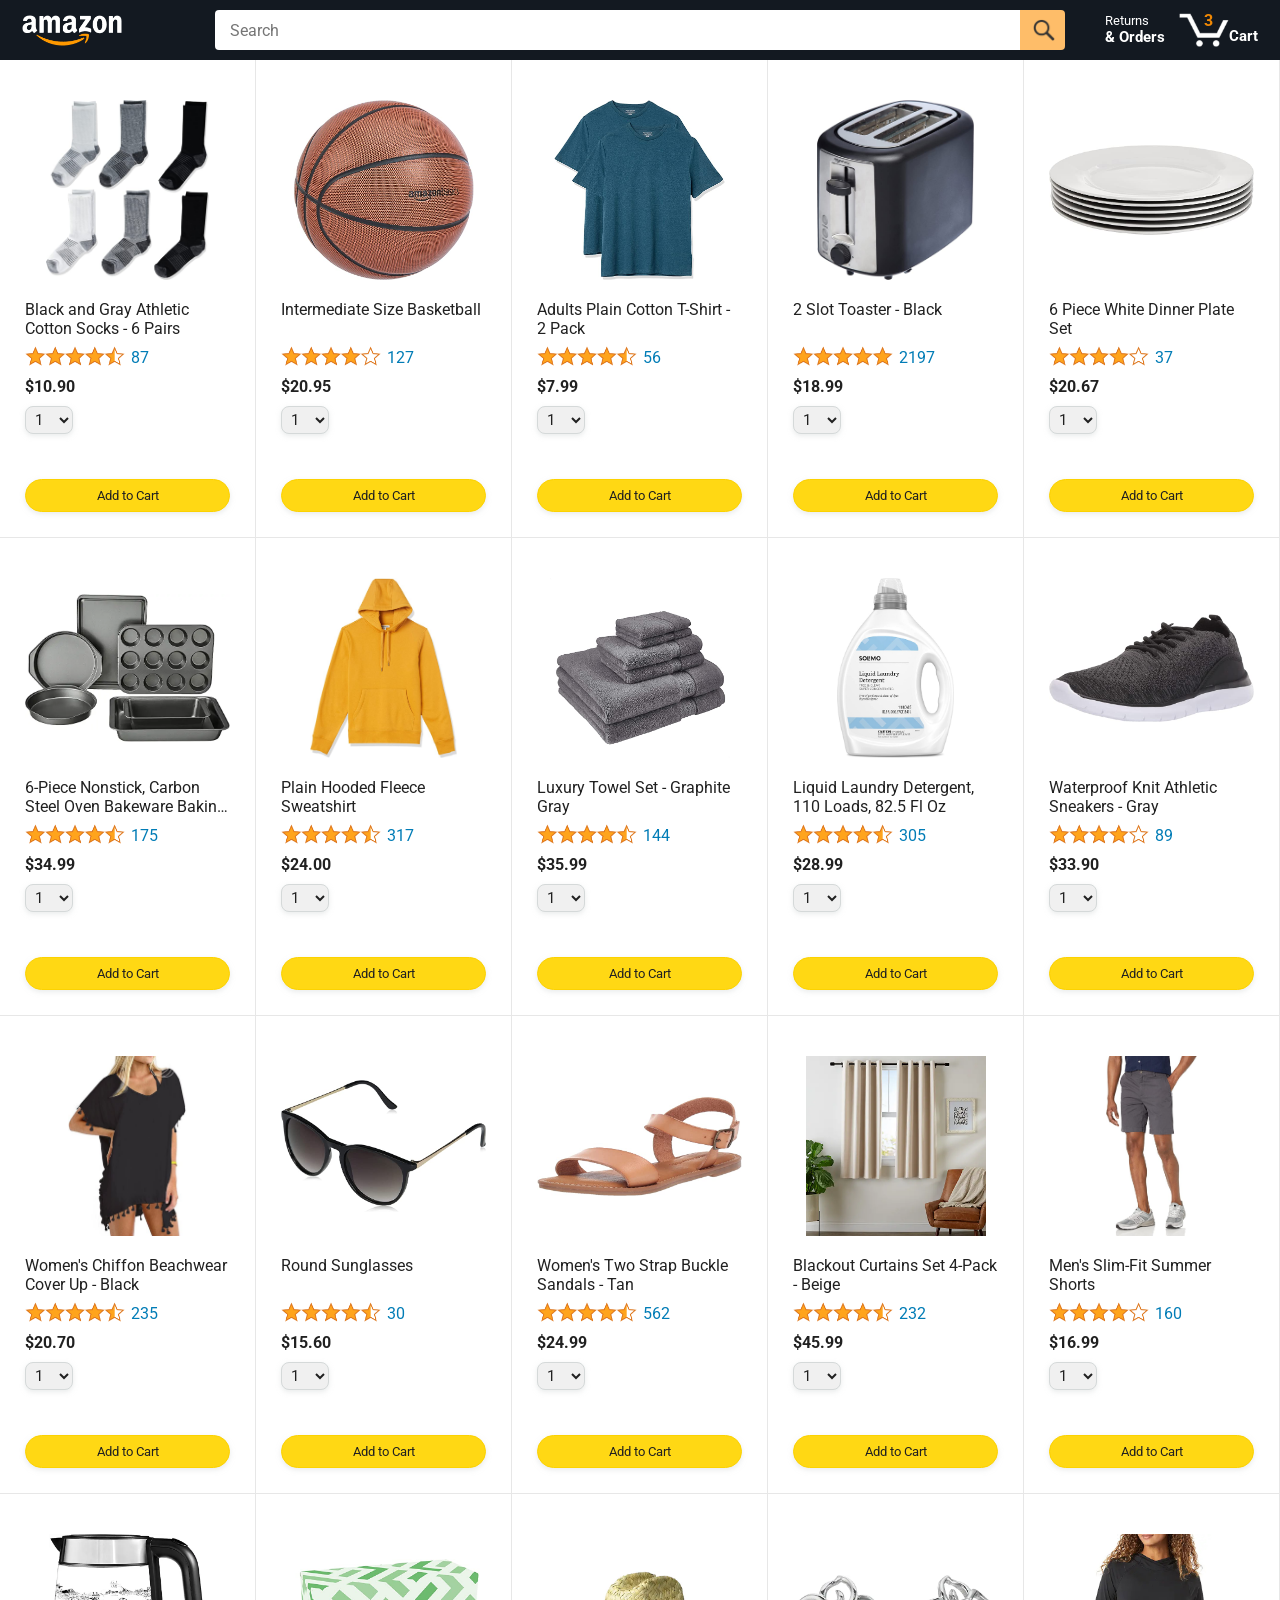
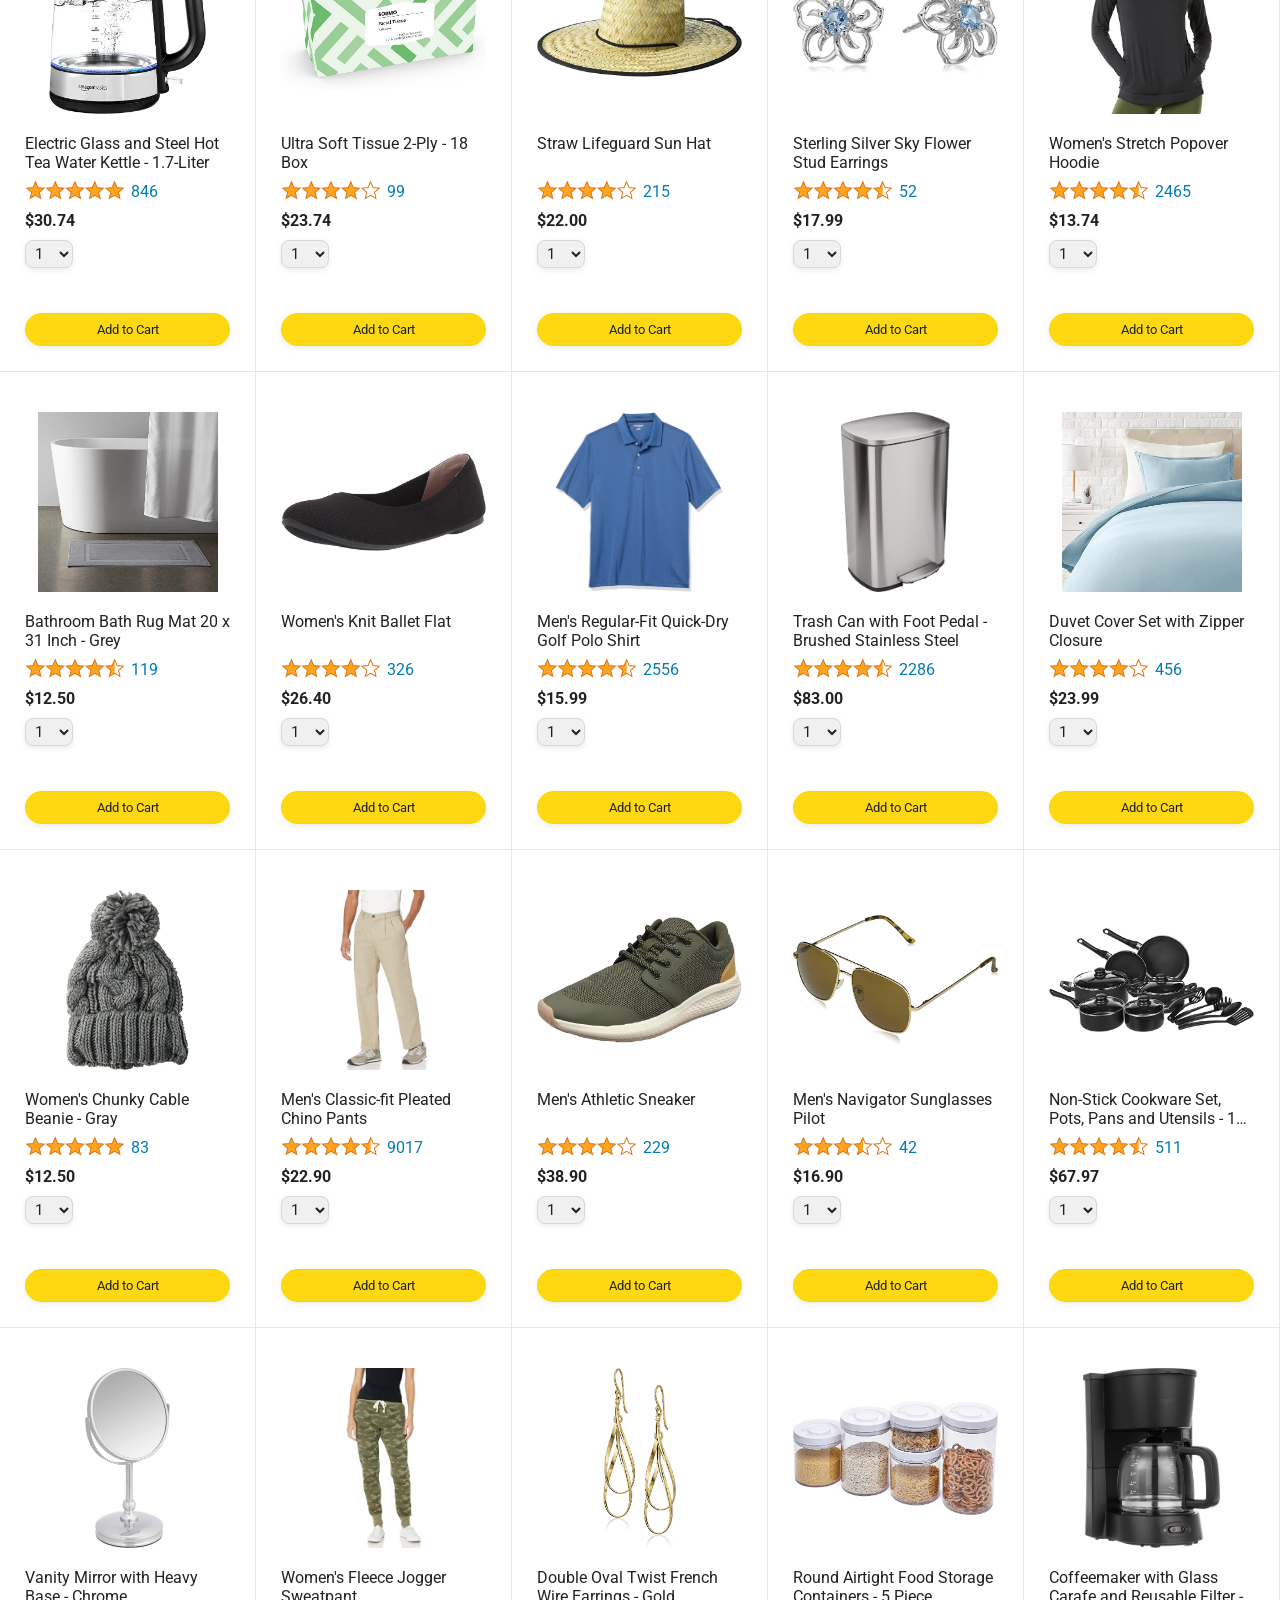
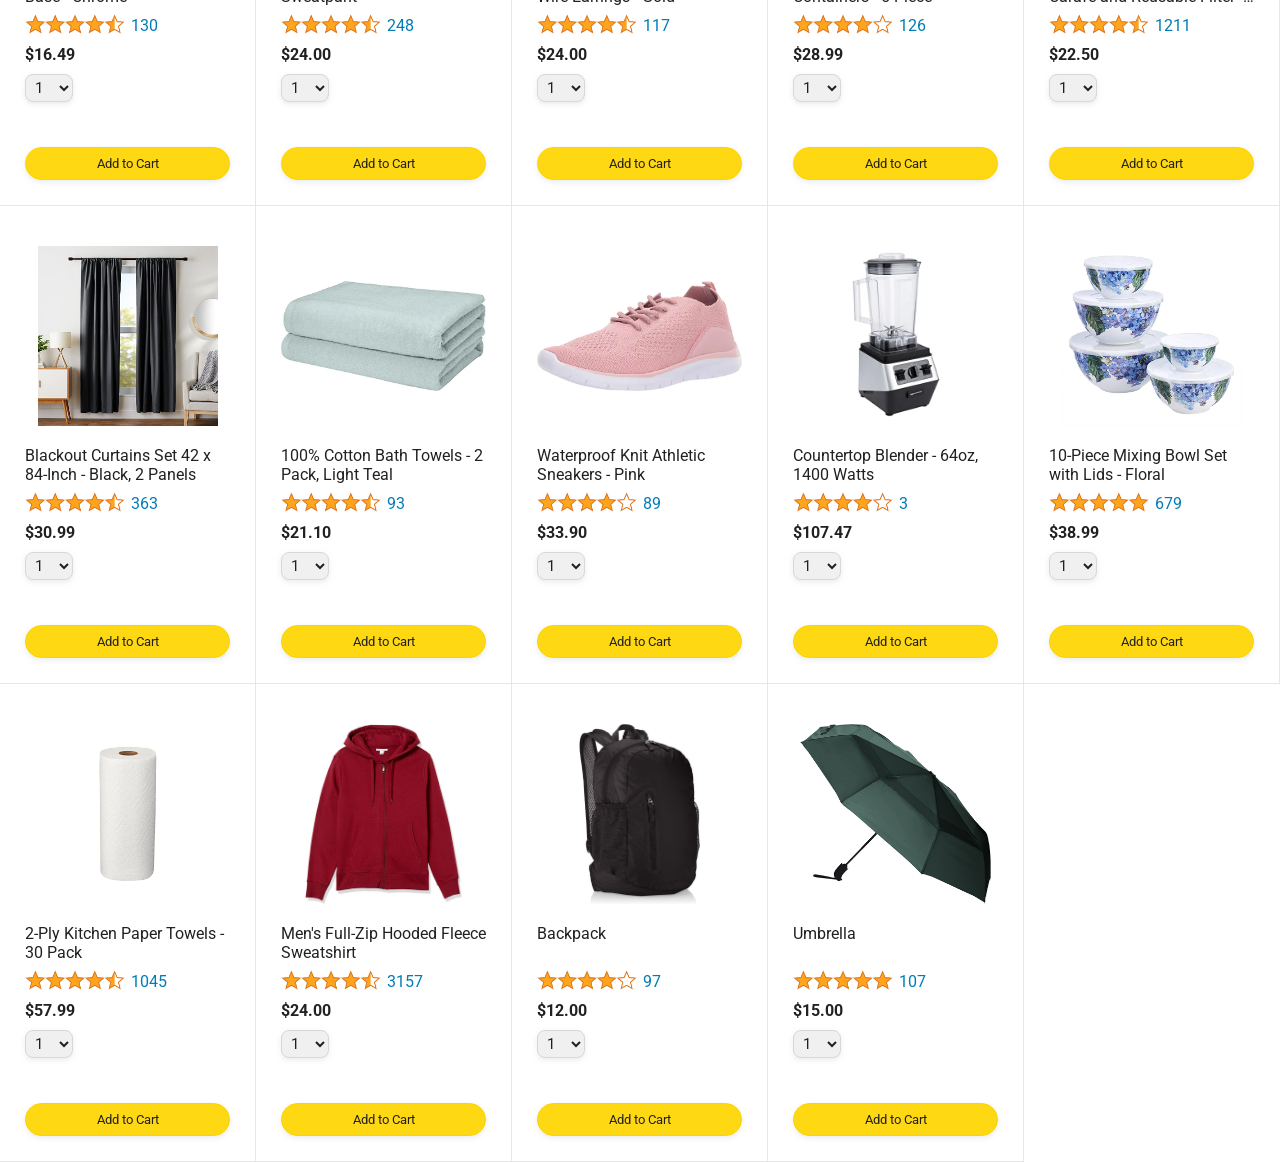
<file: index.html>
<!DOCTYPE html>
<html>
  <head>
    <title>Amazon Project</title>

    <!-- This code is needed for responsive design to work.
      (Responsive design = make the website look good on
      smaller screen sizes like a phone or a tablet). -->
    <meta name="viewport" content="width=device-width, initial-scale=1" />

    <!-- Load a font called Roboto from Google Fonts. -->
    <link rel="preconnect" href="https://fonts.googleapis.com" />
    <link rel="preconnect" href="https://fonts.gstatic.com" crossorigin />
    <link
      href="https://fonts.googleapis.com/css2?family=Roboto:wght@400;500;700&display=swap"
      rel="stylesheet"
    />

    <!-- Here are the CSS files for this page. -->
    <link rel="stylesheet" href="styles/shared/general.css" />
    <link rel="stylesheet" href="styles/shared/amazon-header.css" />
    <link rel="stylesheet" href="styles/pages/amazon.css" />
  </head>
  <body>
    <div class="amazon-header">
      <div class="amazon-header-left-section">
        <a href="index.html" class="header-link">
          <img class="amazon-logo" src="images/amazon-logo-white.png" />
          <img
            class="amazon-mobile-logo"
            src="images/amazon-mobile-logo-white.png"
          />
        </a>
      </div>

      <div class="amazon-header-middle-section">
        <input class="search-bar" type="text" placeholder="Search" />

        <button class="search-button">
          <img class="search-icon" src="images/icons/search-icon.png" />
        </button>
      </div>

      <div class="amazon-header-right-section">
        <a class="orders-link header-link" href="orders.html">
          <span class="returns-text">Returns</span>
          <span class="orders-text">& Orders</span>
        </a>

        <a class="cart-link header-link" href="checkout.html">
          <img class="cart-icon" src="images/icons/cart-icon.png" />
          <div class="cart-quantity js-cart-quantity"></div>
          <div class="cart-text">Cart</div>
        </a>
      </div>
    </div>

    <div class="main">
      <div class="products-grid js-products-grid"></div>
    </div>

    <script type="module" src="scripts/amazon.js"></script>
  </body>
</html>
</file>
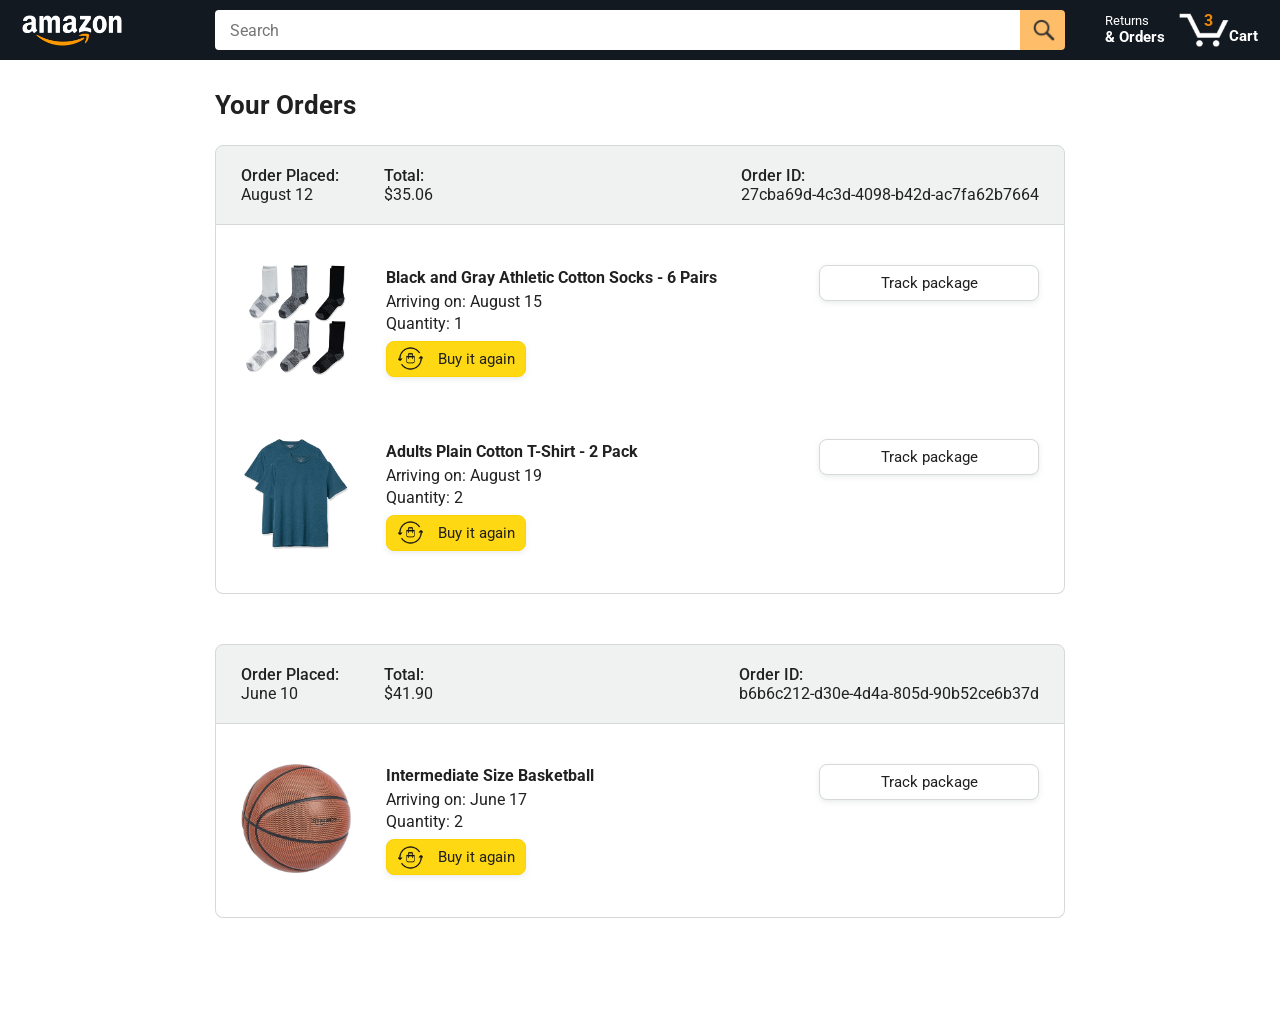
<file: orders.html>
<!DOCTYPE html>
<html>
  <head>
    <title>Orders</title>

    <!-- This code is needed for responsive design to work.
      (Responsive design = make the website look good on
      smaller screen sizes like a phone or a tablet). -->
    <meta name="viewport" content="width=device-width, initial-scale=1">

    <!-- Load a font called Roboto from Google Fonts. -->
    <link rel="preconnect" href="https://fonts.googleapis.com">
    <link rel="preconnect" href="https://fonts.gstatic.com" crossorigin>
    <link href="https://fonts.googleapis.com/css2?family=Roboto:wght@400;500;700&display=swap" rel="stylesheet">

    <!-- Here are the CSS files for this page. -->
    <link rel="stylesheet" href="styles/shared/general.css">
    <link rel="stylesheet" href="styles/shared/amazon-header.css">
    <link rel="stylesheet" href="styles/pages/orders.css">
  </head>
  <body>
    <div class="amazon-header">
      <div class="amazon-header-left-section">
        <a href="amazon.html" class="header-link">
          <img class="amazon-logo"
            src="images/amazon-logo-white.png">
          <img class="amazon-mobile-logo"
            src="images/amazon-mobile-logo-white.png">
        </a>
      </div>

      <div class="amazon-header-middle-section">
        <input class="search-bar" type="text" placeholder="Search">

        <button class="search-button">
          <img class="search-icon" src="images/icons/search-icon.png">
        </button>
      </div>

      <div class="amazon-header-right-section">
        <a class="orders-link header-link" href="orders.html">
          <span class="returns-text">Returns</span>
          <span class="orders-text">& Orders</span>
        </a>

        <a class="cart-link header-link" href="checkout.html">
          <img class="cart-icon" src="images/icons/cart-icon.png">
          <div class="cart-quantity">3</div>
          <div class="cart-text">Cart</div>
        </a>
      </div>
    </div>

    <div class="main">
      <div class="page-title">Your Orders</div>

      <div class="orders-grid">
        <div class="order-container">
          
          <div class="order-header">
            <div class="order-header-left-section">
              <div class="order-date">
                <div class="order-header-label">Order Placed:</div>
                <div>August 12</div>
              </div>
              <div class="order-total">
                <div class="order-header-label">Total:</div>
                <div>$35.06</div>
              </div>
            </div>

            <div class="order-header-right-section">
              <div class="order-header-label">Order ID:</div>
              <div>27cba69d-4c3d-4098-b42d-ac7fa62b7664</div>
            </div>
          </div>

          <div class="order-details-grid">
            <div class="product-image-container">
              <img src="images/products/athletic-cotton-socks-6-pairs.jpg">
            </div>

            <div class="product-details">
              <div class="product-name">
                Black and Gray Athletic Cotton Socks - 6 Pairs
              </div>
              <div class="product-delivery-date">
                Arriving on: August 15
              </div>
              <div class="product-quantity">
                Quantity: 1
              </div>
              <button class="buy-again-button button-primary">
                <img class="buy-again-icon" src="images/icons/buy-again.png">
                <span class="buy-again-message">Buy it again</span>
              </button>
            </div>

            <div class="product-actions">
              <a href="tracking.html">
                <button class="track-package-button button-secondary">
                  Track package
                </button>
              </a>
            </div>

            <div class="product-image-container">
              <img src="images/products/adults-plain-cotton-tshirt-2-pack-teal.jpg">
            </div>

            <div class="product-details">
              <div class="product-name">
                Adults Plain Cotton T-Shirt - 2 Pack
              </div>
              <div class="product-delivery-date">
                Arriving on: August 19
              </div>
              <div class="product-quantity">
                Quantity: 2
              </div>
              <button class="buy-again-button button-primary">
                <img class="buy-again-icon" src="images/icons/buy-again.png">
                <span class="buy-again-message">Buy it again</span>
              </button>
            </div>

            <div class="product-actions">
              <a href="tracking.html">
                <button class="track-package-button button-secondary">
                  Track package
                </button>
              </a>
            </div>
          </div>
        </div>

        <div class="order-container">

          <div class="order-header">
            <div class="order-header-left-section">
              <div class="order-date">
                <div class="order-header-label">Order Placed:</div>
                <div>June 10</div>
              </div>
              <div class="order-total">
                <div class="order-header-label">Total:</div>
                <div>$41.90</div>
              </div>
            </div>

            <div class="order-header-right-section">
              <div class="order-header-label">Order ID:</div>
              <div>b6b6c212-d30e-4d4a-805d-90b52ce6b37d</div>
            </div>
          </div>

          <div class="order-details-grid">
            <div class="product-image-container">
              <img src="images/products/intermediate-composite-basketball.jpg">
            </div>

            <div class="product-details">
              <div class="product-name">
                Intermediate Size Basketball
              </div>
              <div class="product-delivery-date">
                Arriving on: June 17
              </div>
              <div class="product-quantity">
                Quantity: 2
              </div>
              <button class="buy-again-button button-primary">
                <img class="buy-again-icon" src="images/icons/buy-again.png">
                <span class="buy-again-message">Buy it again</span>
              </button>
            </div>

            <div class="product-actions">
              <a href="tracking.html">
                <button class="track-package-button button-secondary">
                  Track package
                </button>
              </a>
            </div>
          </div>
        </div>
      </div>
    </div>
  </body>
</html>
</file>
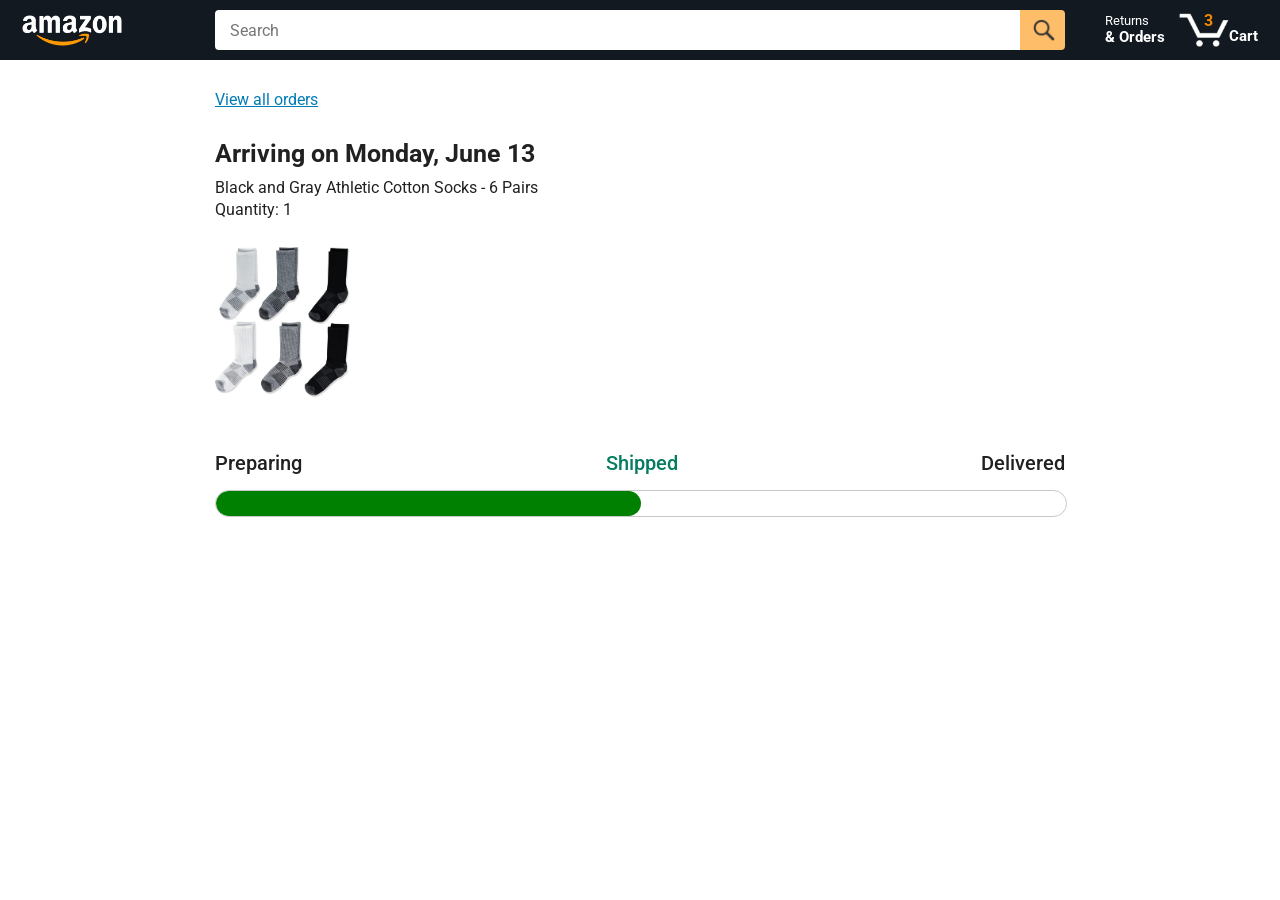
<file: tracking.html>
<!DOCTYPE html>
<html>
  <head>
    <title>Tracking</title>

    <!-- This code is needed for responsive design to work.
      (Responsive design = make the website look good on
      smaller screen sizes like a phone or a tablet). -->
    <meta name="viewport" content="width=device-width, initial-scale=1">

    <!-- Load a font called Roboto from Google Fonts. -->
    <link rel="preconnect" href="https://fonts.googleapis.com">
    <link rel="preconnect" href="https://fonts.gstatic.com" crossorigin>
    <link href="https://fonts.googleapis.com/css2?family=Roboto:wght@400;500;700&display=swap" rel="stylesheet">

    <!-- Here are the CSS files for this page. -->
    <link rel="stylesheet" href="styles/shared/general.css">
    <link rel="stylesheet" href="styles/shared/amazon-header.css">
    <link rel="stylesheet" href="styles/pages/tracking.css">
  </head>
  <body>
    <div class="amazon-header">
      <div class="amazon-header-left-section">
        <a href="amazon.html" class="header-link">
          <img class="amazon-logo"
            src="images/amazon-logo-white.png">
          <img class="amazon-mobile-logo"
            src="images/amazon-mobile-logo-white.png">
        </a>
      </div>

      <div class="amazon-header-middle-section">
        <input class="search-bar" type="text" placeholder="Search">

        <button class="search-button">
          <img class="search-icon" src="images/icons/search-icon.png">
        </button>
      </div>

      <div class="amazon-header-right-section">
        <a class="orders-link header-link" href="orders.html">
          <span class="returns-text">Returns</span>
          <span class="orders-text">& Orders</span>
        </a>

        <a class="cart-link header-link" href="checkout.html">
          <img class="cart-icon" src="images/icons/cart-icon.png">
          <div class="cart-quantity">3</div>
          <div class="cart-text">Cart</div>
        </a>
      </div>
    </div>

    <div class="main">
      <div class="order-tracking">
        <a class="back-to-orders-link link-primary" href="orders.html">
          View all orders
        </a>

        <div class="delivery-date">
          Arriving on Monday, June 13
        </div>

        <div class="product-info">
          Black and Gray Athletic Cotton Socks - 6 Pairs
        </div>

        <div class="product-info">
          Quantity: 1
        </div>

        <img class="product-image" src="images/products/athletic-cotton-socks-6-pairs.jpg">

        <div class="progress-labels-container">
          <div class="progress-label">
            Preparing
          </div>
          <div class="progress-label current-status">
            Shipped
          </div>
          <div class="progress-label">
            Delivered
          </div>
        </div>

        <div class="progress-bar-container">
          <div class="progress-bar"></div>
        </div>
      </div>
    </div>
  </body>
</html>
</file>
<file: styles/shared/general.css>
body {
  font-family: Roboto, Arial;
  color: rgb(33, 33, 33);
  /* The <body> element has a default margin of 8px
     on all sides. This removes the default margins. */
  margin: 0;
}

/* <p> elements have a default margin on the top
   and bottom. This removes the default margins. */
p {
  margin: 0;
}

button {
  cursor: pointer;
}

select {
  cursor: pointer;
}

input, select, button {
  font-family: Roboto, Arial;
}

.button-primary {
  color: rgb(33, 33, 33);
  background-color: rgb(255, 216, 20);
  border: 1px solid rgb(252, 210, 0);
  border-radius: 8px;
  cursor: pointer;
  box-shadow: 0 2px 5px rgba(213, 217, 217, 0.5);
}

.button-primary:hover {
  background-color: rgb(247, 202, 0);
  border: 1px solid rgb(242, 194, 0);
}

.button-primary:active {
  background: rgb(255, 216, 20);
  border-color: rgb(252, 210, 0);
  box-shadow: none;
}

.button-secondary {
  color: rgb(33, 33, 33);
  background: white;
  border: 1px solid rgb(213, 217, 217);
  border-radius: 8px;
  cursor: pointer;
  box-shadow: 0 2px 5px rgba(213, 217, 217, 0.5);
}

.button-secondary:hover {
  background-color: rgb(247, 250, 250);
}

.button-secondary:active {
  background-color: rgb(237, 253, 255);
  box-shadow: none;
}

/* These styles will limit text to 2 lines. Anything
   beyond 2 lines will be replaced with "..."
   You can find this code by using an A.I. tool or by
   searching in Google.
   https://css-tricks.com/almanac/properties/l/line-clamp/ */
.limit-text-to-2-lines {
  display: -webkit-box;
  -webkit-line-clamp: 2;
  -webkit-box-orient: vertical;
  overflow: hidden;
}

.link-primary {
  color: rgb(1, 124, 182);
  cursor: pointer;
}

.link-primary:hover {
  color: rgb(196, 80, 0);
}

/* Styles for dropdown selectors. */
select {
  color: rgb(33, 33, 33);
  background-color: rgb(240, 240, 240);
  border: 1px solid rgb(213, 217, 217);
  border-radius: 8px;
  padding: 3px 5px;
  font-size: 15px;
  cursor: pointer;
  box-shadow: 0 2px 5px rgba(213, 217, 217, 0.5);
}

select:focus,
input:focus {
  outline: 2px solid rgb(255, 153, 0);
}
</file>
<file: styles/shared/amazon-header.css>
.amazon-header {
  background-color: rgb(19, 25, 33);
  color: white;
  padding-left: 15px;
  padding-right: 15px;

  display: flex;
  align-items: center;
  justify-content: space-between;

  position: fixed;
  top: 0;
  left: 0;
  right: 0;
  height: 60px;
}

.amazon-header-left-section {
  width: 180px;
}

@media (max-width: 800px) {
  .amazon-header-left-section {
    width: unset;
  }
}

.header-link {
  display: inline-block;
  padding: 6px;
  border-radius: 2px;
  cursor: pointer;
  text-decoration: none;
  border: 1px solid rgba(0, 0, 0, 0);
}

.header-link:hover {
  border: 1px solid white;
}

.amazon-logo {
  width: 100px;
  margin-top: 5px;
}

.amazon-mobile-logo {
  display: none;
}

@media (max-width: 575px) {
  .amazon-logo {
    display: none;
  }

  .amazon-mobile-logo {
    display: block;
    height: 35px;
    margin-top: 5px;
  }
}

.amazon-header-middle-section {
  flex: 1;
  max-width: 850px;
  margin-left: 10px;
  margin-right: 10px;
  display: flex;
}

.search-bar {
  flex: 1;
  width: 0;
  font-size: 16px;
  height: 38px;
  padding-left: 15px;
  border: none;
  border-top-left-radius: 4px;
  border-bottom-left-radius: 4px;
  border-top-right-radius: 0;
  border-bottom-right-radius: 0;
}

.search-button {
  background-color: rgb(254, 189, 105);
  border: none;
  width: 45px;
  height: 40px;
  border-top-right-radius: 4px;
  border-bottom-right-radius: 4px;
  flex-shrink: 0;
}

.search-icon {
  height: 22px;
  margin-left: 2px;
  margin-top: 3px;
}

.amazon-header-right-section {
  width: 180px;
  flex-shrink: 0;
  display: flex;
  justify-content: end;
}

.orders-link {
  color: white;
}

.returns-text {
  display: block;
  font-size: 13px;
}

.orders-text {
  display: block;
  font-size: 15px;
  font-weight: 700;
}

.cart-link {
  color: white;
  display: flex;
  align-items: center;
  position: relative;
}

.cart-icon {
  width: 50px;
}

.cart-text {
  margin-top: 12px;
  font-size: 15px;
  font-weight: 700;
}

.cart-quantity {
  color: rgb(240, 136, 4);
  font-size: 16px;
  font-weight: 700;

  position: absolute;
  top: 4px;
  left: 22px;
  
  width: 26px;
  text-align: center;
}
</file>
<file: styles/pages/amazon.css>
.main {
  margin-top: 60px;
}

.products-grid {
  display: grid;

  /* - In CSS Grid, 1fr means a column will take up the
       remaining space in the grid.
     - If we write 1fr 1fr ... 1fr; 8 times, this will
       divide the grid into 8 columns, each taking up an
       equal amount of the space.
     - repeat(8, 1fr); is a shortcut for repeating "1fr"
       8 times (instead of typing out "1fr" 8 times).
       repeat(...) is a special property that works with
       display: grid; */
  grid-template-columns: repeat(8, 1fr);
}

/* @media is used to create responsive design (making the
   website look good on any screen size). This @media
   means when the screen width is 2000px or less, we
   will divide the grid into 7 columns instead of 8. */
@media (max-width: 2000px) {
  .products-grid {
    grid-template-columns: repeat(7, 1fr);
  }
}

/* This @media means when the screen width is 1600px or
   less, we will divide the grid into 6 columns. */
@media (max-width: 1600px) {
  .products-grid {
    grid-template-columns: repeat(6, 1fr);
  }
}

@media (max-width: 1300px) {
  .products-grid {
    grid-template-columns: repeat(5, 1fr);
  }
}

@media (max-width: 1000px) {
  .products-grid {
    grid-template-columns: repeat(4, 1fr);
  }
}

@media (max-width: 800px) {
  .products-grid {
    grid-template-columns: repeat(3, 1fr);
  }
}

@media (max-width: 575px) {
  .products-grid {
    grid-template-columns: repeat(2, 1fr);
  }
}

@media (max-width: 450px) {
  .products-grid {
    grid-template-columns: 1fr;
  }
}

.product-container {
  padding-top: 40px;
  padding-bottom: 25px;
  padding-left: 25px;
  padding-right: 25px;

  border-right: 1px solid rgb(231, 231, 231);
  border-bottom: 1px solid rgb(231, 231, 231);

  display: flex;
  flex-direction: column;
}

.product-image-container {
  display: flex;
  justify-content: center;
  align-items: center;

  height: 180px;
  margin-bottom: 20px;
}

.product-image {
  /* Images will overflow their container by default. To
    prevent this, we set max-width and max-height to 100%
    so they stay inside their container. */
  max-width: 100%;
  max-height: 100%;
}

.product-name {
  height: 40px;
  margin-bottom: 5px;
}

.product-rating-container {
  display: flex;
  align-items: center;
  margin-bottom: 10px;
}

.product-rating-stars {
  width: 100px;
  margin-right: 6px;
}

.product-rating-count {
  color: rgb(1, 124, 182);
  cursor: pointer;
  margin-top: 3px;
}

.product-price {
  font-weight: 700;
  margin-bottom: 10px;
}

.product-quantity-container {
  margin-bottom: 17px;
}

.product-spacer {
  flex: 1;
}

.added-to-cart {
  color: rgb(6, 125, 98);
  font-size: 16px;

  display: flex;
  align-items: center;
  margin-bottom: 8px;

  /* At first, the "Added to cart" message will
     be invisible. Use JavaScript to change the
     opacity and make it visible. */
  opacity: 0;
}

.added-to-cart img {
  height: 20px;
  margin-right: 5px;
}

.add-to-cart-button {
  width: 100%;
  padding: 8px;
  border-radius: 50px;
}
</file>
<file: styles/pages/orders.css>
.main {
  max-width: 850px;
  margin-top: 90px;
  margin-bottom: 100px;
  padding-left: 20px;
  padding-right: 20px;

  /* margin-left: auto;
     margin-right auto;
     Is a trick for centering an element horizontally
     without needing a container. */
  margin-left: auto;
  margin-right: auto;
}

.page-title {
  font-weight: 700;
  font-size: 26px;
  margin-bottom: 25px;
}

.orders-grid {
  display: grid;
  grid-template-columns: 1fr;
  row-gap: 50px;
}

.order-header {
  background-color: rgb(240, 242, 242);
  border: 1px solid rgb(213, 217, 217);

  display: flex;
  align-items: center;
  justify-content: space-between;

  padding: 20px 25px;
  border-top-left-radius: 8px;
  border-top-right-radius: 8px;
}

.order-header-left-section {
  display: flex;
  flex-shrink: 0;
}

.order-header-label {
  font-weight: 500;
}

.order-date,
.order-total {
  margin-right: 45px;
}

.order-header-right-section {
  flex-shrink: 1;
}

@media (max-width: 575px) {
  .order-header {
    flex-direction: column;
    align-items: start;
    line-height: 23px;
    padding: 15px;
  }

  .order-header-left-section {
    flex-direction: column;
  }

  .order-header-label {
    margin-right: 5px;
  }

  .order-date,
  .order-total {
    display: grid;
    grid-template-columns: auto 1fr;
    margin-right: 0;
  }

  .order-header-right-section {
    display: grid;
    grid-template-columns: auto 1fr;
  }
}

.order-details-grid {
  padding: 40px 25px;
  border: 1px solid rgb(213, 217, 217);
  border-top: none;
  border-bottom-left-radius: 8px;
  border-bottom-right-radius: 8px;

  display: grid;
  grid-template-columns: 110px 1fr 220px;
  column-gap: 35px;
  row-gap: 60px;
  align-items: center;
}

@media (max-width: 800px) {
  .order-details-grid {
    grid-template-columns: 110px 1fr;
    row-gap: 0;
    padding-bottom: 8px;
  }
}

@media (max-width: 450px) {
  .order-details-grid {
    grid-template-columns: 1fr;
  }
}

.product-image-container {
  text-align: center;
}

.product-image-container img {
  max-width: 110px;
  max-height: 110px;
}

.product-name {
  font-weight: 700;
  margin-bottom: 5px;
}

.product-delivery-date {
  margin-bottom: 3px;
}

.product-quantity {
  margin-bottom: 8px;
}

.buy-again-button {
  font-size: 15px;
  width: 140px;
  height: 36px;
  border-radius: 8px;

  display: flex;
  align-items: center;
  justify-content: center;
}

.buy-again-icon {
  width: 25px;
  margin-right: 15px;
}

.product-actions {
  align-self: start;
}

.track-package-button {
  width: 100%;
  font-size: 15px;
  padding: 8px;
}

@media (max-width: 800px) {
  .buy-again-button {
    margin-bottom: 10px;
  }

  .product-actions {
    /* grid-column: 2 means this element will be placed
       in column 2 in the grid. (Normally, the column that
       an element is placed in is determined by the order
       of the elements in the HTML. grid-column overrides
       this default ordering). */
    grid-column: 2;
    margin-bottom: 30px;
  }

  .track-package-button {
    width: 140px;
  }
}

@media (max-width: 450px) {
  .product-image-container {
    text-align: center;
    margin-bottom: 25px;
  }

  .product-image-container img {
    max-width: 150px;
    max-height: 150px;
  }

  .product-name {
    margin-bottom: 10px;
  }

  .product-quantity {
    margin-bottom: 15px;
  }

  .buy-again-button {
    width: 100%;
    margin-bottom: 15px;
  }

  .product-actions {
    /* grid-column: auto; undos grid-column: 2; from above.
       This element will now be placed in its normal column
       in the grid. */
    grid-column: auto;
    margin-bottom: 70px;
  }

  .track-package-button {
    width: 100%;
    padding: 12px;
  }
}
</file>
<file: styles/pages/tracking.css>
.main {
  max-width: 850px;
  margin-top: 90px;
  margin-bottom: 100px;
  padding-left: 30px;
  padding-right: 30px;

  /* margin-left: auto;
     margin-right auto;
     Is a trick for centering an element horizontally
     without needing a container. */
  margin-left: auto;
  margin-right: auto;
}

.back-to-orders-link {
  display: inline-block;
  margin-bottom: 30px;
}

.delivery-date {
  font-size: 25px;
  font-weight: 700;
  margin-bottom: 10px;
}

.product-info {
  margin-bottom: 3px;
}

.product-image {
  max-width: 150px;
  max-height: 150px;
  margin-top: 25px;
  margin-bottom: 50px;
}

.progress-labels-container {
  display: flex;
  justify-content: space-between;
  font-size: 20px;
  font-weight: 500;
  margin-bottom: 15px;
}

.current-status {
  color: rgb(6, 125, 98);
}

@media (max-width: 575px) {
  .progress-labels-container {
    font-size: 16px;
  }
}

@media (max-width: 450px) {
  .progress-labels-container {
    flex-direction: column;
    margin-bottom: 5px;
  }

  .progress-label {
    margin-bottom: 3px;
  }
}

.progress-bar-container {
  height: 25px;
  width: 100%;

  border: 1px solid rgb(200, 200, 200);
  border-radius: 50px;
  overflow: hidden;
}

.progress-bar {
  height: 100%;
  background-color: green;
  border-radius: 50px;
  width: 50%;
}
</file>
